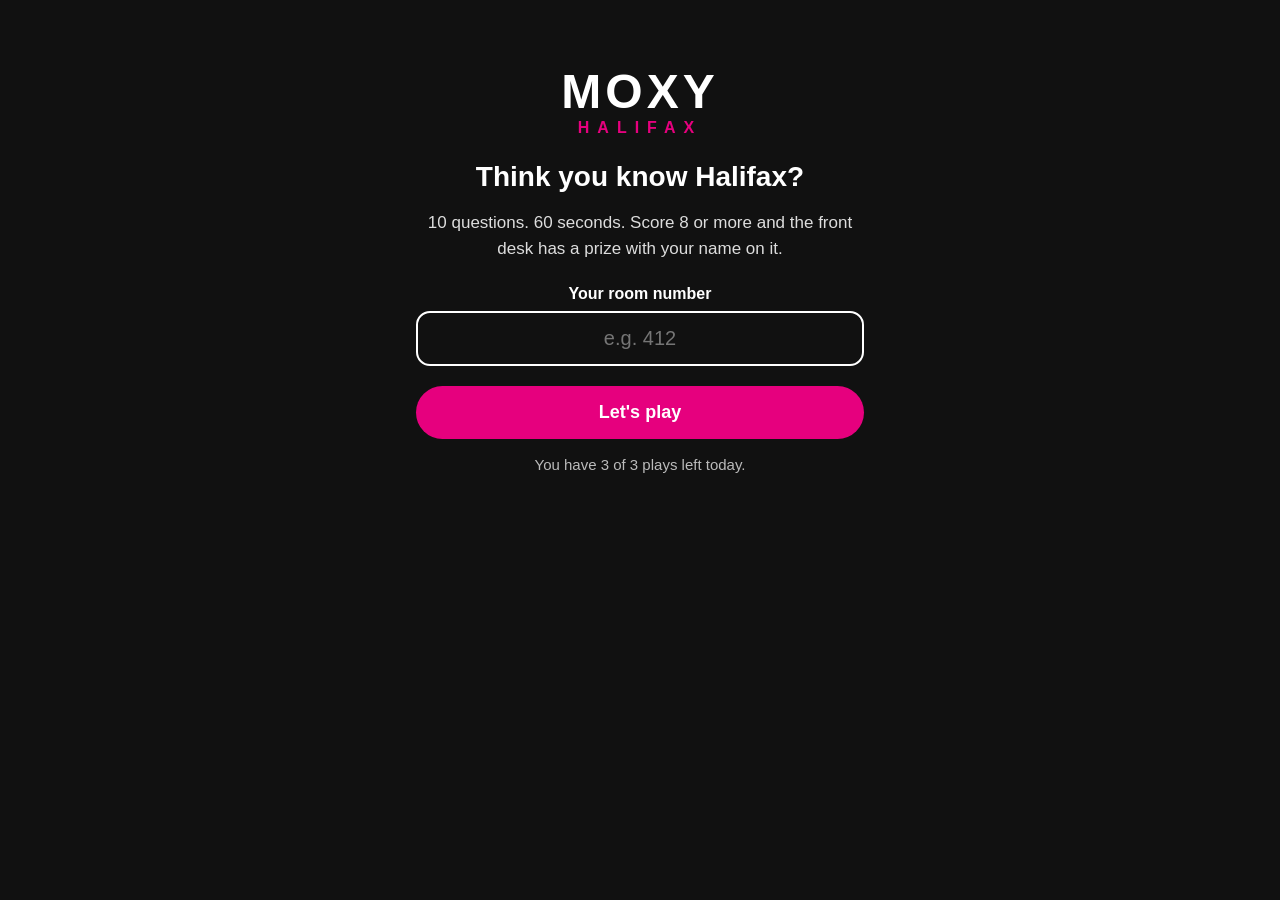
<file: index.html>
<!doctype html>
<html lang="en">
<head>
  <meta charset="utf-8">
  <meta name="viewport" content="width=device-width, initial-scale=1">
  <title>Moxy Halifax Trivia</title>
  <link rel="stylesheet" href="style.css">
</head>
<body>
  <main>
    <!-- Welcome screen -->
    <section id="welcome" class="screen active">
      <div class="logo">MOXY<span>HALIFAX</span></div>
      <h1>Think you know Halifax?</h1>
      <p>10 questions. 60 seconds. Score 8 or more and the front desk has a prize with your name on it.</p>
      <label for="room" class="room-label">Your room number</label>
      <input id="room" inputmode="numeric" autocomplete="off" placeholder="e.g. 412">
      <p id="room-error" class="error hidden">Pop in your room number first.</p>
      <button id="start-btn">Let's play</button>
      <p class="small" id="plays-left"></p>
    </section>

    <!-- Question screen -->
    <section id="quiz" class="screen">
      <div class="quiz-top">
        <div class="progress" id="progress"></div>
        <div class="timer" id="timer"></div>
      </div>
      <div class="timer-bar"><div id="timer-fill"></div></div>
      <h2 id="question"></h2>
      <div id="choices"></div>
      <p id="feedback"></p>
    </section>

    <!-- Final score screen -->
    <section id="result" class="screen">
      <h1 id="result-title"></h1>
      <div class="score" id="score"></div>
      <p id="result-text"></p>
      <div id="prize" class="prize hidden">
        <p>Show this screen at the front desk to claim your prize</p>
        <div class="code" id="prize-code"></div>
        <p class="small" id="prize-room"></p>
      </div>
      <button id="again-btn">Play again</button>
    </section>

    <!-- Shown when a guest has no plays left or already won -->
    <section id="locked" class="screen">
      <h1 id="locked-title"></h1>
      <p id="locked-text"></p>
    </section>
  </main>

  <!-- Confetti for winners -->
  <canvas id="confetti"></canvas>

  <script src="questions.js"></script>
  <script src="app.js"></script>
</body>
</html>
</file>
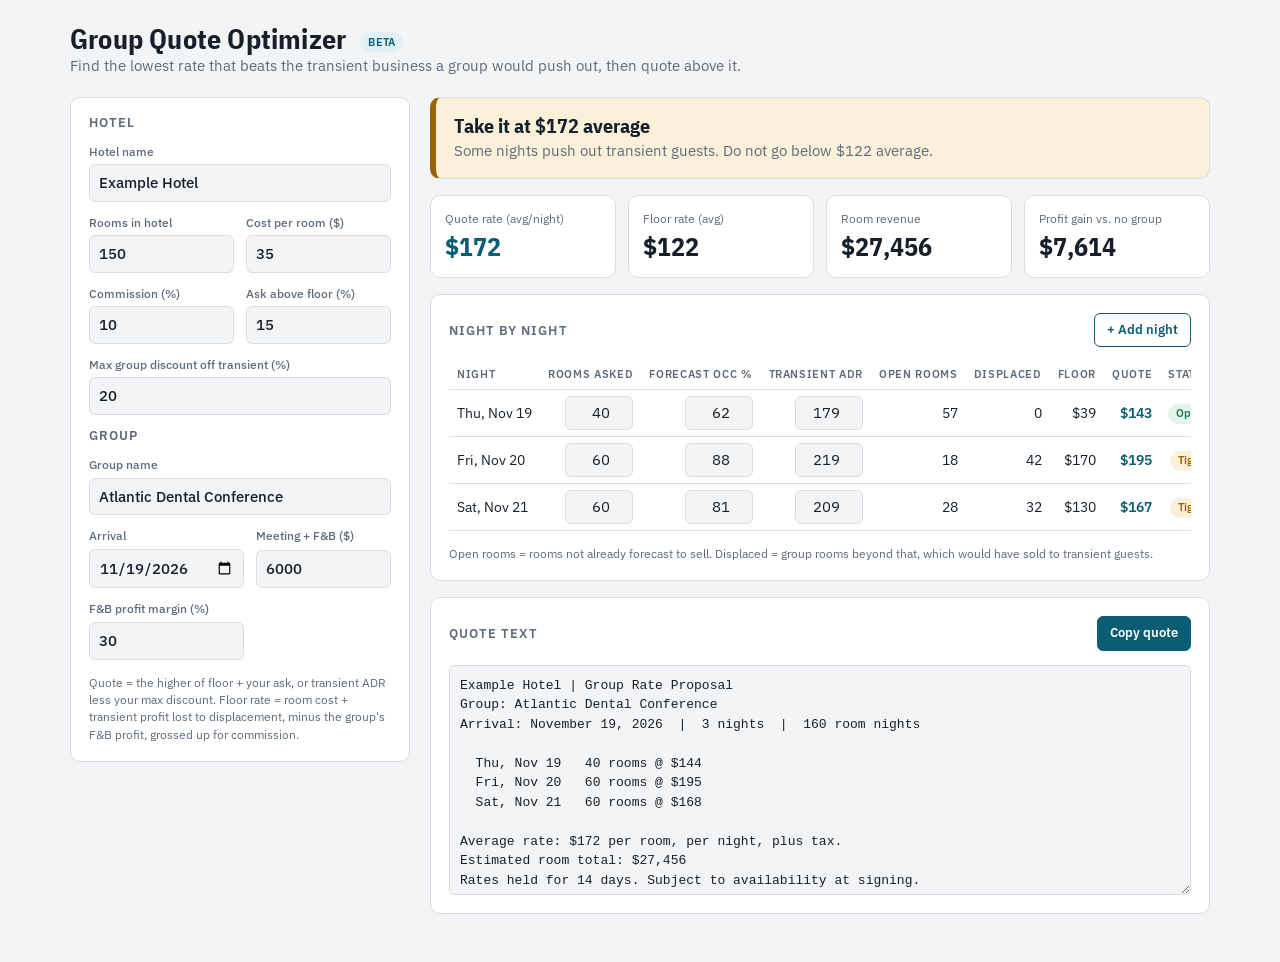
<file: group-quote/index.html>
<!DOCTYPE html>
<html lang="en">
<head>
<meta charset="utf-8">
<meta name="viewport" content="width=device-width, initial-scale=1">
<title>Group Quote Optimizer</title>
<link rel="preconnect" href="https://fonts.googleapis.com">
<link rel="preconnect" href="https://fonts.gstatic.com" crossorigin>
<link href="https://fonts.googleapis.com/css2?family=IBM+Plex+Sans:wght@400;500;600&family=IBM+Plex+Sans+Condensed:wght@600;700&display=swap" rel="stylesheet">
<style>
/* Layout: inputs left, live answer right; summary first, night-by-night detail below. */
:root{
  --bg:#f3f4f6; --panel:#ffffff; --ink:#16202b; --muted:#5d6b7a; --line:#d9dee4;
  --accent:#0b5d73; --accent-soft:#e3f0f3;
  --good:#1f7a4a; --good-soft:#e2f3ea; --warn:#9a6200; --warn-soft:#fbf0d9; --bad:#b3261e; --bad-soft:#fbe4e2;
  --display:"IBM Plex Sans Condensed","Arial Narrow",Arial,sans-serif;
  --body:"IBM Plex Sans",system-ui,-apple-system,"Segoe UI",sans-serif;
  color-scheme:light;
}
@media (prefers-color-scheme:dark){:root:not([data-theme="light"]){
  --bg:#0f151b; --panel:#17212a; --ink:#e6ebf0; --muted:#94a3b2; --line:#2a3743;
  --accent:#5cc2d9; --accent-soft:#16323a;
  --good:#5fd394; --good-soft:#15301f; --warn:#f2bb55; --warn-soft:#352812; --bad:#ff8a80; --bad-soft:#3a1a18;
  color-scheme:dark;}}
:root[data-theme="dark"]{
  --bg:#0f151b; --panel:#17212a; --ink:#e6ebf0; --muted:#94a3b2; --line:#2a3743;
  --accent:#5cc2d9; --accent-soft:#16323a;
  --good:#5fd394; --good-soft:#15301f; --warn:#f2bb55; --warn-soft:#352812; --bad:#ff8a80; --bad-soft:#3a1a18;
  color-scheme:dark;}
*{box-sizing:border-box}
html,body{margin:0}
body{background:var(--bg);color:var(--ink);font:15px/1.45 var(--body)}
.wrap{max-width:1180px;margin:0 auto;padding:24px 20px 48px;display:grid;gap:20px}
header{display:flex;justify-content:space-between;align-items:baseline;flex-wrap:wrap;gap:8px}
h1{font:700 28px/1.1 var(--display);margin:0;text-wrap:balance;letter-spacing:.2px}
h2{font:600 13px/1 var(--body);text-transform:uppercase;letter-spacing:.08em;color:var(--muted);margin:0}
.beta{font:600 11px var(--body);color:var(--accent);background:var(--accent-soft);padding:3px 8px;border-radius:99px;margin-left:8px;vertical-align:middle}
.sub{color:var(--muted);margin:0}
.grid{display:grid;grid-template-columns:340px 1fr;gap:20px;align-items:start}
@media (max-width:900px){.grid{grid-template-columns:1fr}}
.panel{background:var(--panel);border:1px solid var(--line);border-radius:10px;padding:18px;display:grid;gap:14px}
.fields{display:grid;grid-template-columns:1fr 1fr;gap:12px}
.fields .full{grid-column:1/-1}
label{display:grid;gap:4px;font-size:12px;color:var(--muted);font-weight:500}
input{font:inherit;font-size:15px;color:var(--ink);background:var(--bg);border:1px solid var(--line);border-radius:6px;padding:7px 9px;width:100%;font-variant-numeric:tabular-nums}
input:focus-visible,button:focus-visible{outline:2px solid var(--accent);outline-offset:1px}
button{font:inherit;font-weight:600;font-size:13px;border-radius:6px;padding:7px 12px;cursor:pointer;border:1px solid var(--accent);background:var(--accent);color:var(--panel)}
button.ghost{background:transparent;color:var(--accent)}
button.x{border:none;background:none;color:var(--muted);padding:4px 6px;font-size:16px}
button.x:hover{color:var(--bad)}
.verdict{display:flex;gap:14px;align-items:center;padding:16px 18px;border-radius:10px;border:1px solid var(--line);border-left:6px solid var(--good);background:var(--good-soft)}
.verdict.warn{border-left-color:var(--warn);background:var(--warn-soft)}
.verdict.bad{border-left-color:var(--bad);background:var(--bad-soft)}
.verdict b{font:700 20px/1.2 var(--display)}
.verdict p{margin:2px 0 0;color:var(--muted)}
.tiles{display:grid;grid-template-columns:repeat(4,1fr);gap:12px}
@media (max-width:640px){.tiles{grid-template-columns:repeat(2,1fr)}}
.tile{background:var(--panel);border:1px solid var(--line);border-radius:10px;padding:14px}
.tile span{display:block;font-size:12px;color:var(--muted)}
.tile strong{display:block;font:700 26px/1.2 var(--display);font-variant-numeric:tabular-nums;margin-top:4px}
.tile.key strong{color:var(--accent)}
.tablewrap{overflow-x:auto}
table{border-collapse:collapse;width:100%;font-variant-numeric:tabular-nums;font-size:14px}
th{font-size:11px;text-transform:uppercase;letter-spacing:.06em;color:var(--muted);font-weight:600;text-align:right;padding:6px 8px;border-bottom:1px solid var(--line);white-space:nowrap}
td{padding:6px 8px;border-bottom:1px solid var(--line);text-align:right;white-space:nowrap}
th:first-child,td:first-child{text-align:left}
td input{width:68px;padding:5px 7px;text-align:right}
td.rec{font-weight:600;color:var(--accent)}
.pill{display:inline-block;font-size:11px;font-weight:600;padding:2px 8px;border-radius:99px}
.pill.good{color:var(--good);background:var(--good-soft)}
.pill.warn{color:var(--warn);background:var(--warn-soft)}
.pill.bad{color:var(--bad);background:var(--bad-soft)}
.row{display:flex;justify-content:space-between;align-items:center;gap:10px;flex-wrap:wrap}
textarea{font:13px/1.5 ui-monospace,Menlo,Consolas,monospace;color:var(--ink);background:var(--bg);border:1px solid var(--line);border-radius:6px;padding:10px;width:100%;min-height:230px;resize:vertical}
.note{font-size:12px;color:var(--muted);margin:0}
@media (prefers-reduced-motion:no-preference){.verdict,.tile strong{transition:background .2s,color .2s}}
</style>
</head>
<body>
<div class="wrap">
  <header>
    <div>
      <h1>Group Quote Optimizer <span class="beta">BETA</span></h1>
      <p class="sub">Find the lowest rate that beats the transient business a group would push out, then quote above it.</p>
    </div>
  </header>

  <div class="grid">
    <section class="panel" aria-label="Inputs">
      <h2>Hotel</h2>
      <div class="fields">
        <label class="full" for="hotel">Hotel name<input id="hotel" value="Example Hotel"></label>
        <label for="cap">Rooms in hotel<input id="cap" type="number" min="1" value="150"></label>
        <label for="cpor">Cost per room ($)<input id="cpor" type="number" min="0" step="1" value="35"></label>
        <label for="comm">Commission (%)<input id="comm" type="number" min="0" max="50" step="0.5" value="10"></label>
        <label for="margin">Ask above floor (%)<input id="margin" type="number" min="0" max="100" step="1" value="15"></label>
        <label class="full" for="disc">Max group discount off transient (%)<input id="disc" type="number" min="0" max="100" step="1" value="20"></label>
      </div>
      <h2>Group</h2>
      <div class="fields">
        <label class="full" for="gname">Group name<input id="gname" value="Atlantic Dental Conference"></label>
        <label for="arr">Arrival<input id="arr" type="date" value="2026-11-19"></label>
        <label for="anc">Meeting + F&amp;B ($)<input id="anc" type="number" min="0" step="100" value="6000"></label>
        <label for="ancm">F&amp;B profit margin (%)<input id="ancm" type="number" min="0" max="100" step="1" value="30"></label>
      </div>
      <p class="note">Quote = the higher of floor + your ask, or transient ADR less your max discount. Floor rate = room cost + transient profit lost to displacement, minus the group's F&amp;B profit, grossed up for commission.</p>
    </section>

    <section style="display:grid;gap:16px" aria-label="Results">
      <div id="verdict" class="verdict"><div><b id="vTitle"></b><p id="vText"></p></div></div>
      <div class="tiles">
        <div class="tile key"><span>Quote rate (avg/night)</span><strong id="tRate"></strong></div>
        <div class="tile"><span>Floor rate (avg)</span><strong id="tFloor"></strong></div>
        <div class="tile"><span>Room revenue</span><strong id="tRev"></strong></div>
        <div class="tile"><span>Profit gain vs. no group</span><strong id="tGain"></strong></div>
      </div>

      <div class="panel">
        <div class="row"><h2>Night by night</h2><button class="ghost" id="addNight" type="button">+ Add night</button></div>
        <div class="tablewrap">
          <table>
            <thead><tr>
              <th>Night</th><th>Rooms asked</th><th>Forecast occ %</th><th>Transient ADR</th>
              <th>Open rooms</th><th>Displaced</th><th>Floor</th><th>Quote</th><th>Status</th><th></th>
            </tr></thead>
            <tbody id="nights"></tbody>
          </table>
        </div>
        <p class="note">Open rooms = rooms not already forecast to sell. Displaced = group rooms beyond that, which would have sold to transient guests.</p>
      </div>

      <div class="panel">
        <div class="row"><h2>Quote text</h2><button id="copy" type="button">Copy quote</button></div>
        <textarea id="quote" aria-label="Quote text" readonly></textarea>
      </div>
    </section>
  </div>
</div>

<script>
const $ = id => document.getElementById(id);
const money = (n, d=0) => (n<0?"-$":"$") + Math.abs(n).toLocaleString("en-US",{minimumFractionDigits:d,maximumFractionDigits:d});
let nights = [
  {rooms:40, occ:62, adr:179},
  {rooms:60, occ:88, adr:219},
  {rooms:60, occ:81, adr:209},
];

function renderRows(){
  $("nights").innerHTML = nights.map((n,i)=>`
    <tr>
      <td id="d${i}"></td>
      <td><input id="r${i}" type="number" min="0" value="${n.rooms}" aria-label="Rooms night ${i+1}"></td>
      <td><input id="o${i}" type="number" min="0" max="100" value="${n.occ}" aria-label="Forecast occupancy night ${i+1}"></td>
      <td><input id="a${i}" type="number" min="0" value="${n.adr}" aria-label="Transient ADR night ${i+1}"></td>
      <td id="open${i}"></td><td id="disp${i}"></td><td id="fl${i}"></td><td class="rec" id="q${i}"></td><td id="s${i}"></td>
      <td>${nights.length>1?`<button class="x" type="button" data-del="${i}" aria-label="Remove night ${i+1}">&times;</button>`:""}</td>
    </tr>`).join("");
}

function calc(){
  const v = id => parseFloat($(id).value) || 0;
  const cap=v("cap"), cpor=v("cpor"), c=Math.min(v("comm"),99)/100, m=v("margin")/100;
  const disc=v("disc")/100;
  const ancProfit = v("anc")*v("ancm")/100;
  nights.forEach((n,i)=>{ n.rooms=v("r"+i); n.occ=v("o"+i); n.adr=v("a"+i); });
  const totalRN = nights.reduce((s,n)=>s+n.rooms,0) || 1;
  const arr = $("arr").value ? new Date($("arr").value+"T12:00:00") : null;

  let rev=0, floorRev=0, groupProfit=0, lostProfit=0, red=0, amber=0;
  const lines=[];
  nights.forEach((n,i)=>{
    const sold = Math.round(cap*n.occ/100);
    const open = Math.max(0, cap-sold);
    const disp = Math.max(0, n.rooms-open);
    const lost = disp*Math.max(0,n.adr-cpor);
    const ancShare = ancProfit*n.rooms/totalRN;
    const minRate = cpor/(1-c);
    let floor = n.rooms ? ((lost-ancShare)/n.rooms + cpor)/(1-c) : 0;
    floor = Math.max(floor, minRate);
    const quote = floor >= n.adr ? floor : Math.max(Math.min(floor*(1+m), n.adr), n.adr*(1-disc));
    let st = disp===0 ? ["good","Open"] : floor<n.adr ? ["warn","Tight"] : ["bad","Move date"];
    if(st[0]==="bad") red++; else if(st[0]==="warn") amber++;

    rev += quote*n.rooms; floorRev += floor*n.rooms;
    groupProfit += n.rooms*(quote*(1-c)-cpor) + ancShare;
    lostProfit += lost;

    let label = "Night "+(i+1);
    if(arr){ const d=new Date(arr); d.setDate(d.getDate()+i);
      label = d.toLocaleDateString("en-US",{weekday:"short",month:"short",day:"numeric"}); }
    $("d"+i).textContent=label; $("open"+i).textContent=open; $("disp"+i).textContent=disp;
    $("fl"+i).textContent=money(floor); $("q"+i).textContent=money(quote);
    $("s"+i).innerHTML=`<span class="pill ${st[0]}">${st[1]}</span>`;
    lines.push(`  ${label.padEnd(12)} ${String(n.rooms).padStart(3)} rooms @ ${money(Math.ceil(quote))}`);
  });

  const avg = rev/totalRN, avgFloor = floorRev/totalRN, gain = groupProfit-lostProfit;
  $("tRate").textContent=money(avg); $("tFloor").textContent=money(avgFloor);
  $("tRev").textContent=money(rev); $("tGain").textContent=money(gain);

  const vEl=$("verdict");
  vEl.className="verdict"+(red?" bad":amber?" warn":"");
  if(red){
    $("vTitle").textContent=`Move ${red===1?"1 night":red+" nights"} or cut rooms`;
    $("vText").textContent="On red nights the group must pay more than transient guests to be worth it. Offer shoulder dates or fewer rooms on those nights.";
  } else if(amber){
    $("vTitle").textContent=`Take it at ${money(avg)} average`;
    $("vText").textContent=`Some nights push out transient guests. Do not go below ${money(avgFloor)} average.`;
  } else {
    $("vTitle").textContent=`Take it at ${money(avg)} average`;
    $("vText").textContent=`No transient guests pushed out. Room to negotiate down to ${money(avgFloor)} if needed.`;
  }

  const arrTxt = arr ? arr.toLocaleDateString("en-US",{month:"long",day:"numeric",year:"numeric"}) : "TBD";
  $("quote").value =
`${$("hotel").value} | Group Rate Proposal
Group: ${$("gname").value}
Arrival: ${arrTxt}  |  ${nights.length} night${nights.length>1?"s":""}  |  ${totalRN} room nights

${lines.join("\n")}

Average rate: ${money(Math.ceil(avg))} per room, per night, plus tax.
Estimated room total: ${money(Math.ceil(rev))}
Rates held for 14 days. Subject to availability at signing.`;
}

renderRows(); calc();
document.addEventListener("input", calc);
$("addNight").addEventListener("click", ()=>{
  const last = nights[nights.length-1];
  nights.push({...last}); renderRows(); calc();
});
$("nights").addEventListener("click", e=>{
  const i = e.target.dataset.del; if(i===undefined) return;
  nights.splice(+i,1); renderRows(); calc();
});
$("copy").addEventListener("click", async ()=>{
  const b=$("copy");
  try{ await navigator.clipboard.writeText($("quote").value); b.textContent="Copied"; }
  catch{ $("quote").select(); b.textContent="Press Ctrl/Cmd+C"; }
  setTimeout(()=>b.textContent="Copy quote",1800);
});
</script>
</body>
</html>
</file>
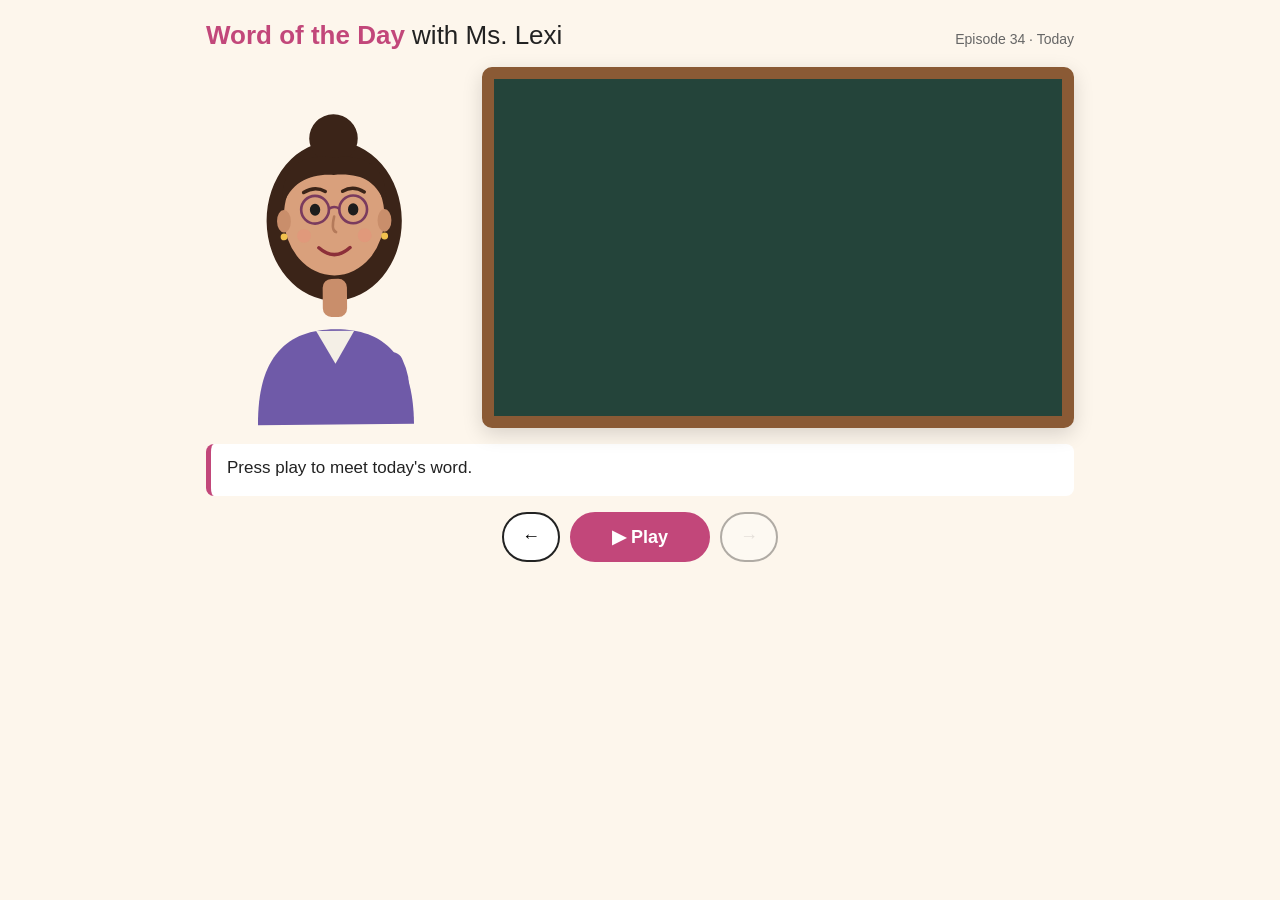
<file: word-of-the-day/index.html>
<!doctype html>
<html lang="en">
<head>
  <meta charset="utf-8">
  <meta name="viewport" content="width=device-width, initial-scale=1">
  <title>Word of the Day with Ms. Lexi</title>
  <link rel="stylesheet" href="style.css">
</head>
<body>
  <main>
    <header>
      <div class="brand">Word of the Day <span>with Ms. Lexi</span></div>
      <div class="episode" id="episode"></div>
    </header>

    <div class="stage">
      <!-- Ms. Lexi -->
      <svg id="lexi" class="lexi" viewBox="0 0 300 400" aria-label="Ms. Lexi, the teacher">
        <g id="bob">
          <!-- arm: drawn behind the body; hidden at rest, waves or points when needed -->
          <path id="arm-p" class="sweater-line" d="M215 320 Q240 300 205 380" stroke="#2f6f8f" stroke-width="26" fill="none" stroke-linecap="round"/>
          <rect id="finger" x="260" y="200" width="7" height="22" rx="3.5" fill="#d9a07c"/>
          <circle id="hand" cx="205" cy="380" r="14" fill="#d9a07c"/>
          <!-- hair behind -->
          <ellipse cx="150" cy="165" rx="78" ry="92" fill="#3b2418"/>
          <!-- body -->
          <path class="sweater" d="M60 400 C60 320 95 290 150 290 C205 290 240 320 240 400 Z" fill="#2f6f8f"/>
          <path d="M128 292 L150 330 L172 292 Z" fill="#f4efe6"/>
          <rect x="136" y="232" width="28" height="44" rx="10" fill="#c98e6b"/>
          <!-- head -->
          <ellipse cx="150" cy="160" rx="58" ry="68" fill="#d9a07c"/>
          <!-- ears + earrings -->
          <ellipse cx="92" cy="165" rx="8" ry="13" fill="#c98e6b"/>
          <ellipse cx="208" cy="165" rx="8" ry="13" fill="#c98e6b"/>
          <circle cx="92" cy="183" r="4" fill="#f2c14e"/>
          <circle cx="208" cy="183" r="4" fill="#f2c14e"/>
          <!-- hair front + bun -->
          <circle cx="150" cy="70" r="28" fill="#3b2418"/>
          <path d="M90 150 C88 95 120 88 150 92 C185 88 214 100 210 150 C200 118 180 110 150 112 C125 110 100 118 90 150 Z" fill="#3b2418"/>
          <!-- brows -->
          <g id="brows">
            <path d="M115 132 Q128 124 140 131" stroke="#3b2418" stroke-width="4" fill="none" stroke-linecap="round"/>
            <path d="M160 131 Q172 124 185 132" stroke="#3b2418" stroke-width="4" fill="none" stroke-linecap="round"/>
          </g>
          <!-- eyes -->
          <g id="eyes">
            <ellipse cx="128" cy="152" rx="6" ry="7" fill="#1d1d1d"/>
            <ellipse cx="172" cy="152" rx="6" ry="7" fill="#1d1d1d"/>
          </g>
          <!-- glasses -->
          <g stroke="#7a3b5e" stroke-width="3" fill="none">
            <circle cx="128" cy="152" r="16"/>
            <circle cx="172" cy="152" r="16"/>
            <path d="M144 151 Q150 147 156 151"/>
          </g>
          <!-- cheeks + nose -->
          <circle cx="115" cy="182" r="8" fill="#e8907a" opacity=".45"/>
          <circle cx="185" cy="182" r="8" fill="#e8907a" opacity=".45"/>
          <path d="M150 160 Q146 176 152 178" stroke="#b47a5a" stroke-width="3" fill="none" stroke-linecap="round"/>
          <!-- mouth: smile when quiet; when talking, follows the recorded voice -->
          <path id="smile" d="M132 196 Q150 212 168 196" stroke="#8c2f39" stroke-width="4" fill="none" stroke-linecap="round"/>
          <defs><clipPath id="mclip"><ellipse id="mclip-e" cx="150" cy="200" rx="12" ry="4"/></clipPath></defs>
          <g id="mouth" clip-path="url(#mclip)" display="none">
            <ellipse id="mouth-e" cx="150" cy="200" rx="12" ry="4" fill="#6e1f2b"/>
            <rect x="130" y="194" width="40" height="5" fill="#fff"/>
            <ellipse id="tongue" cx="150" cy="208" rx="8" ry="4" fill="#d9636f"/>
          </g>
        </g>
      </svg>

      <!-- Chalkboard -->
      <section class="board" aria-live="polite">
        <div class="word" id="word"></div>
        <div class="say" id="say"></div>
        <div class="part" id="meaning"><h3>Meaning</h3><p></p></div>
        <div class="part" id="sentence"><h3>In a sentence</h3><p></p></div>
        <div class="part" id="origin"><h3>Where it comes from</h3><p></p></div>
        <div id="quizbox" hidden>
          <div class="qlabel" id="qlabel"></div>
          <div class="qdef" id="qdef"></div>
          <ol class="qopts" id="qopts"><li></li><li></li><li></li></ol>
          <div class="qcount" id="qcount"></div>
        </div>
      </section>
    </div>

    <p class="caption" id="caption">Loading…</p>
    <audio id="audio" preload="auto"></audio>

    <div class="controls">
      <button id="prev" aria-label="Previous day">&larr;</button>
      <button id="play" class="primary">&#9654; Play</button>
      <button id="next" aria-label="Next day">&rarr;</button>
    </div>
  </main>

  <script src="words.js"></script>
  <script src="app.js"></script>
</body>
</html>
</file>
<file: style.css>
:root {
  --pink: #e6007e;
  --black: #111;
  --white: #fff;
  --green: #1db954;
  --red: #e63946;
}

* { box-sizing: border-box; }

body {
  margin: 0;
  min-height: 100vh;
  background: var(--black);
  color: var(--white);
  font-family: "Helvetica Neue", Arial, sans-serif;
  display: flex;
  justify-content: center;
}

main { width: 100%; max-width: 480px; padding: 24px 16px; }

/* Only the active screen is shown */
.screen { display: none; text-align: center; }
.screen.active { display: block; }
.hidden { display: none; }

.logo {
  font-size: 48px;
  font-weight: 900;
  letter-spacing: 4px;
  margin: 40px 0 24px;
}
.logo span {
  display: block;
  font-size: 16px;
  letter-spacing: 8px;
  color: var(--pink);
}

h1 { font-size: 28px; margin: 0 0 12px; }
h2 { font-size: 22px; margin: 16px 0 24px; line-height: 1.3; }
p { font-size: 17px; line-height: 1.5; color: #ddd; }

button {
  width: 100%;
  margin-top: 20px;
  padding: 16px;
  font-size: 18px;
  font-weight: 700;
  border: none;
  border-radius: 999px;
  background: var(--pink);
  color: var(--white);
  cursor: pointer;
}
button:active { transform: scale(0.98); }

.quiz-top { display: flex; justify-content: space-between; align-items: center; margin-top: 16px; }
.progress { color: var(--pink); font-weight: 700; letter-spacing: 2px; }
.timer { font-size: 22px; font-weight: 900; font-variant-numeric: tabular-nums; }
.timer.low { color: var(--red); }
.timer-bar { height: 6px; margin-top: 10px; border-radius: 999px; background: #333; overflow: hidden; }
#timer-fill { height: 100%; width: 100%; background: var(--pink); }
.timer-bar.low #timer-fill { background: var(--red); }

/* Answer choices */
#choices button {
  margin-top: 12px;
  background: transparent;
  border: 2px solid var(--white);
  border-radius: 14px;
  font-weight: 500;
  text-align: left;
}
#choices button.correct { background: var(--green); border-color: var(--green); }
#choices button.wrong { background: var(--red); border-color: var(--red); }
#choices button:disabled { cursor: default; }

#feedback { font-weight: 700; min-height: 24px; color: var(--white); }

.score { font-size: 72px; font-weight: 900; color: var(--pink); margin: 16px 0; }

.prize {
  margin-top: 20px;
  padding: 20px;
  border: 3px dashed var(--pink);
  border-radius: 16px;
}
.prize .code { font-size: 32px; font-weight: 900; letter-spacing: 3px; }

.room-label { display: block; margin-top: 24px; font-weight: 700; }
#room {
  width: 100%;
  margin-top: 8px;
  padding: 14px;
  font-size: 20px;
  text-align: center;
  border: 2px solid var(--white);
  border-radius: 14px;
  background: transparent;
  color: var(--white);
}
.error { color: var(--red); font-weight: 700; margin: 8px 0 0; }
.small { font-size: 15px; color: #bbb; }

#confetti {
  position: fixed;
  inset: 0;
  width: 100%;
  height: 100%;
  pointer-events: none;
}
</file>
<file: word-of-the-day/style.css>
:root {
  --bg: #fdf6ec;
  --ink: #222;
  --board: #24443a;
  --chalk: #f7f3e8;
  --accent: #f2c14e;
  --rose: #c2477a;
}
* { box-sizing: border-box; }
body {
  margin: 0; min-height: 100vh; background: var(--bg); color: var(--ink);
  font-family: "Trebuchet MS", "Helvetica Neue", Arial, sans-serif;
  display: flex; justify-content: center;
}
main { width: 100%; max-width: 900px; padding: 20px 16px 32px; }

header { display: flex; justify-content: space-between; align-items: baseline; flex-wrap: wrap; gap: 8px; }
.brand { font-size: 26px; font-weight: 800; color: var(--rose); }
.brand span { color: var(--ink); font-weight: 400; }
.episode { font-size: 14px; color: #666; }

.stage { display: grid; grid-template-columns: 260px 1fr; gap: 16px; align-items: end; margin-top: 16px; }

/* Ms. Lexi (all her movement is driven from app.js so video frames match playback) */
.lexi { width: 100%; height: auto; overflow: visible; }
.lexi .sweater { fill: var(--sweater, #2f6f8f); }
.lexi .sweater-line { stroke: var(--sweater, #2f6f8f); }

/* Chalkboard */
.board {
  background: var(--board); color: var(--chalk); border: 12px solid #8a5a35; border-radius: 10px;
  padding: 20px 24px; min-height: 360px; box-shadow: 0 6px 20px rgba(0,0,0,.15);
  font-family: "Chalkboard SE", "Comic Sans MS", "Trebuchet MS", sans-serif;
}
.word { font-size: 44px; font-weight: 700; letter-spacing: 1px; color: var(--accent); min-height: 54px; }
.say { font-size: 18px; opacity: .85; margin-bottom: 12px; min-height: 24px; }
.part { opacity: 0; margin-top: 12px; }
.part h3 { margin: 0 0 4px; font-size: 13px; text-transform: uppercase; letter-spacing: 2px; color: var(--accent); }
.part p { margin: 0; font-size: 18px; line-height: 1.4; }
.part.current p { text-decoration: underline wavy rgba(242,193,78,.5); text-underline-offset: 6px; }
.word { transform-origin: left center; }

.caption {
  margin: 16px 0; min-height: 52px; padding: 12px 16px; border-radius: 8px;
  background: #fff; border-left: 5px solid var(--rose); font-size: 17px; line-height: 1.4;
}
.controls { display: flex; justify-content: center; gap: 10px; }
button {
  font: inherit; font-size: 18px; padding: 12px 18px; border: 2px solid var(--ink);
  border-radius: 999px; background: #fff; cursor: pointer;
}
button.primary { background: var(--rose); color: #fff; border-color: var(--rose); min-width: 140px; font-weight: 700; }
button:disabled { opacity: .35; cursor: default; }

@media (max-width: 640px) {
  .stage { grid-template-columns: 1fr; }
  .lexi { max-width: 180px; margin: 0 auto -20px; display: block; }
  .board { min-height: 0; }
  .word { font-size: 34px; }
}

/* Video export layouts: tools/render_video.js opens the page with ?render=vertical or ?render=horizontal */
body.render { overflow: hidden; }
body.render .controls { display: none; }
body.render .caption { flex-shrink: 0; }
body.render main { max-width: none; padding: 32px 30px; }
/* Vertical (Instagram Reels / TikTok / Shorts). Padding keeps everything clear of
   the app's own overlays: top bar, right-hand buttons, and the caption area at the bottom. */
body.render-vertical main {
  width: 540px; height: 960px; padding: 110px 66px 170px 28px;
  display: grid; grid-template-columns: 140px 1fr; grid-template-rows: auto auto 1fr;
  grid-template-areas: "head head" "lexi cap" "board board"; column-gap: 14px;
}
body.render-vertical header { grid-area: head; }
body.render-vertical .brand { font-size: 24px; }
body.render-vertical .stage { display: contents; }
body.render-vertical .lexi { grid-area: lexi; width: 140px; margin: 6px 0 -14px; position: relative; z-index: 1; align-self: end; }
body.render-vertical .board { grid-area: board; min-height: 0; overflow: hidden; padding: 16px 20px; border-width: 10px; }
body.render-vertical .word { font-size: 40px; min-height: 48px; }
body.render-vertical .say { font-size: 18px; margin-bottom: 4px; }
body.render-vertical .part { margin-top: 10px; }
body.render-vertical .part h3 { font-size: 12.5px; }
body.render-vertical .caption {
  grid-area: cap; align-self: center; position: relative; margin: 0; min-height: 0;
  font-size: 18px; line-height: 1.35; padding: 12px 14px; border-left: 0; border-radius: 14px;
  box-shadow: 0 3px 12px rgba(0,0,0,.12);
}
body.render-vertical .caption::before {
  content: ""; position: absolute; left: -12px; top: 50%; margin-top: -10px;
  border: 10px solid transparent; border-right: 12px solid #fff; border-left: 0;
}
body.render .part p { font-size: var(--part-size, 18px); }

/* Cover image (1080x1920; the profile grid shows the middle 1080x1440) */
body.render-cover main { width: 540px; height: 960px; padding: 150px 36px; display: flex; flex-direction: column; align-items: center; gap: 10px; }
body.render-cover header { flex-direction: column; align-items: center; gap: 2px; }
body.render-cover .brand { font-size: 30px; text-align: center; }
body.render-cover .brand span { display: block; font-size: 22px; }
body.render-cover .episode { font-size: 16px; letter-spacing: 2px; text-transform: uppercase; color: var(--rose); font-weight: 700; }
body.render-cover .stage { display: flex; flex-direction: column; align-items: center; width: 100%; gap: 0; margin: 0; }
body.render-cover .lexi { width: 230px; max-width: none; margin: 0 auto -18px; position: relative; z-index: 1; }
body.render-cover .board { width: 100%; min-height: 0; text-align: center; padding: 24px 16px 20px; }
body.render-cover .word { font-size: 52px; transform: none !important; }
body.render-cover .say { font-size: 22px; margin: 6px 0 0; }
body.render-cover .part, body.render-cover .caption { display: none; }
body.render-horizontal main { width: 960px; height: 540px; padding: 22px 30px; display: flex; flex-direction: column; }
body.render-horizontal .stage { flex: 1; align-items: stretch; }
body.render-horizontal .lexi { align-self: end; }
body.render-horizontal .stage { grid-template-columns: 250px 1fr; margin-top: 8px; }
body.render-horizontal .board { min-height: 0; overflow: hidden; padding: 14px 22px; }
body.render-horizontal .word { font-size: 42px; min-height: 0; }
body.render-horizontal .say { font-size: 19px; }
body.render-horizontal .say { margin-bottom: 4px; }
body.render-horizontal .part { margin-top: 8px; }
body.render-horizontal .caption { font-size: 19px; margin: 12px 0 0; padding: 10px 16px; min-height: 0; }
body.render-horizontal .stage { min-height: 0; grid-template-rows: minmax(0, 1fr); }
body.render .episode { color: var(--rose); font-weight: 700; }
body.render-vertical header { flex-direction: column; align-items: flex-start; gap: 2px; }
body.render-vertical .episode { font-size: 15px; }
body.render-horizontal .episode { font-size: 16px; }
body.render-cover .episode { text-transform: none; letter-spacing: .5px; font-size: 17px; }

/* Friday quiz Reel */
body.quiz .word, body.quiz .say, body.quiz .part { display: none; }
#quizbox { display: flex; flex-direction: column; gap: 14px; height: 100%; }
#quizbox[hidden] { display: none; }
.qlabel { font-size: 14px; letter-spacing: 2px; text-transform: uppercase; color: var(--accent); font-weight: 700; }
.qdef { font-size: 26px; line-height: 1.3; min-height: 2.6em; }
.qopts { list-style: none; margin: 0; padding: 0; display: flex; flex-direction: column; gap: 10px; counter-reset: q; }
.qopts li { counter-increment: q; border: 2px solid rgba(247,243,232,.35); border-radius: 10px; padding: 10px 14px; font-size: 22px; font-weight: 700; transition: none; }
.qopts li::before { content: counter(q, upper-alpha) ".  "; color: var(--accent); }
.qopts li.right { background: #3f8f5a; border-color: #8fe0a8; }
.qopts li.dim { opacity: .35; }
.qcount { font-size: 64px; font-weight: 800; color: var(--accent); text-align: center; min-height: 1.1em; }
.qbig { font-size: 52px; font-weight: 800; color: var(--accent); text-align: center; margin-top: 40px; }
body.render-cover #quizbox { height: auto; gap: 6px; padding-block: 6px; }
body.render-cover .qopts, body.render-cover .qcount { display: none; }
body.render-cover .qbig { margin-top: 10px; }
</file>
